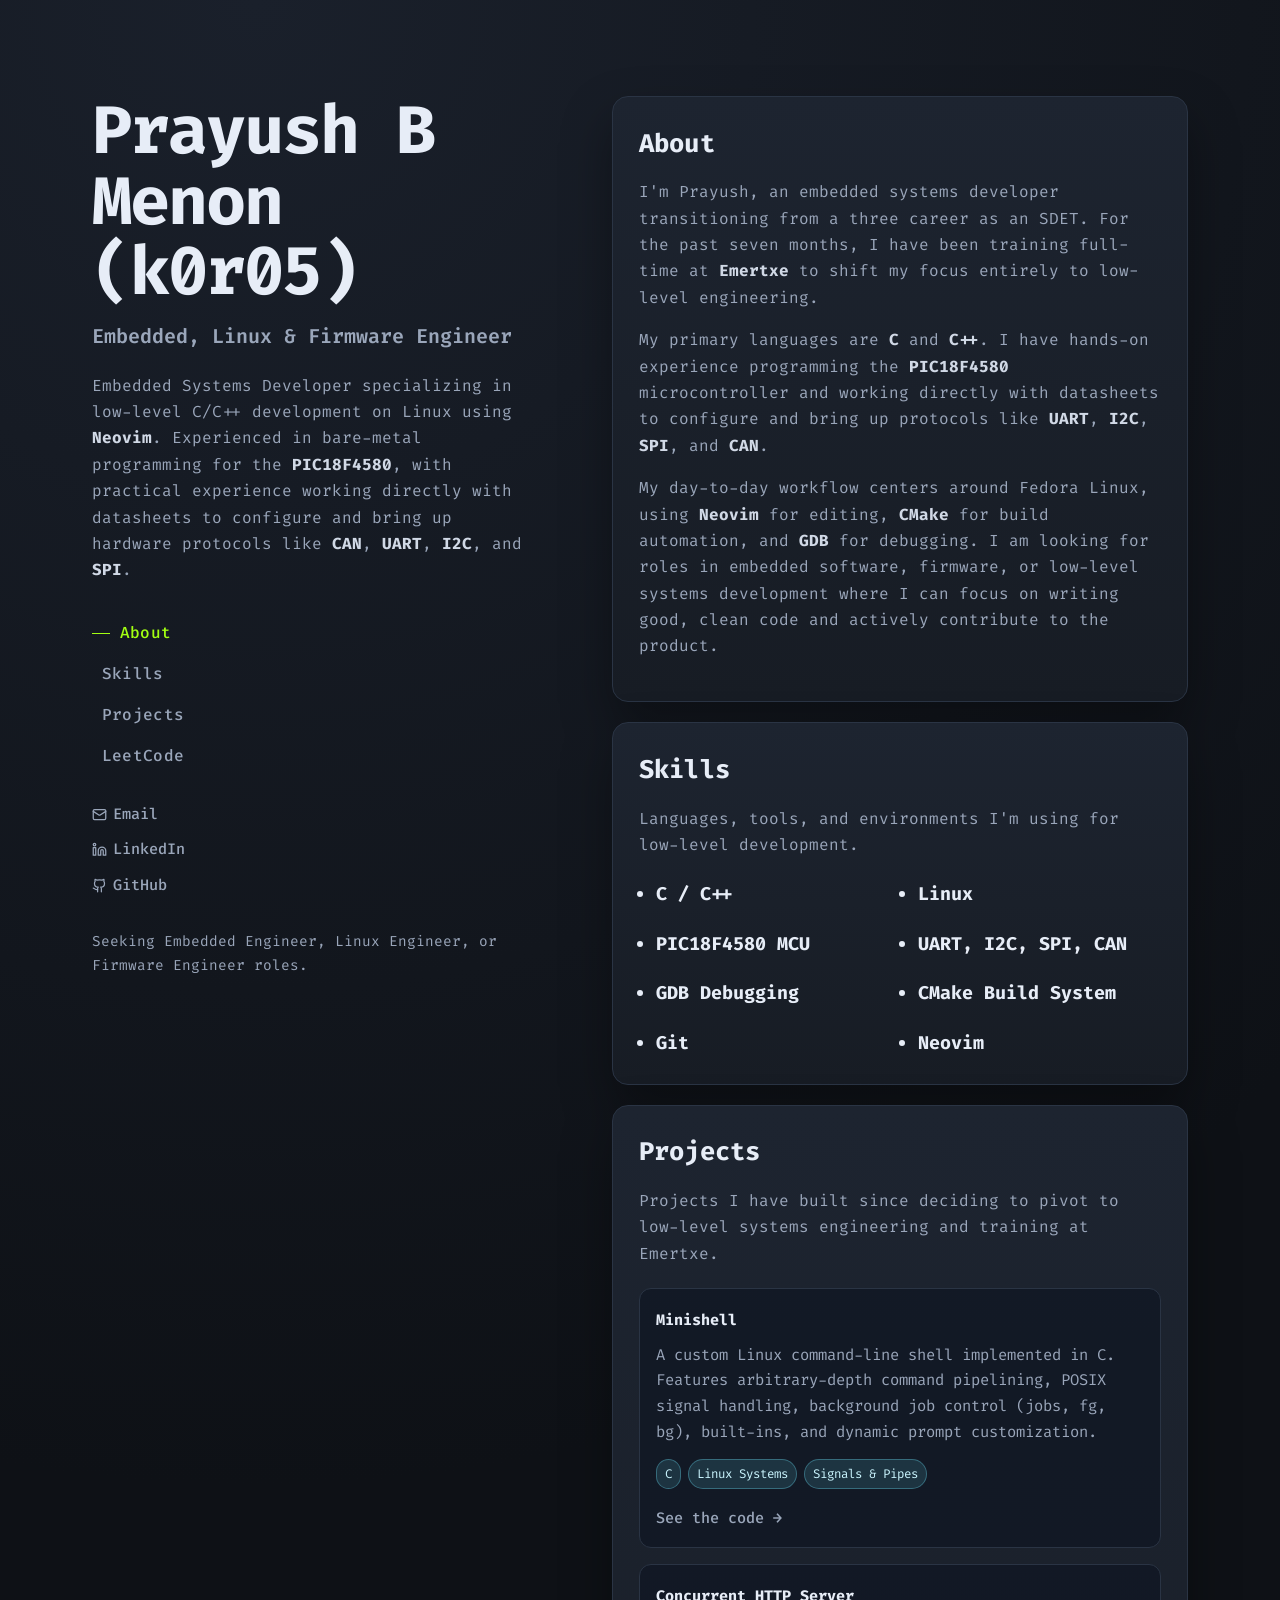
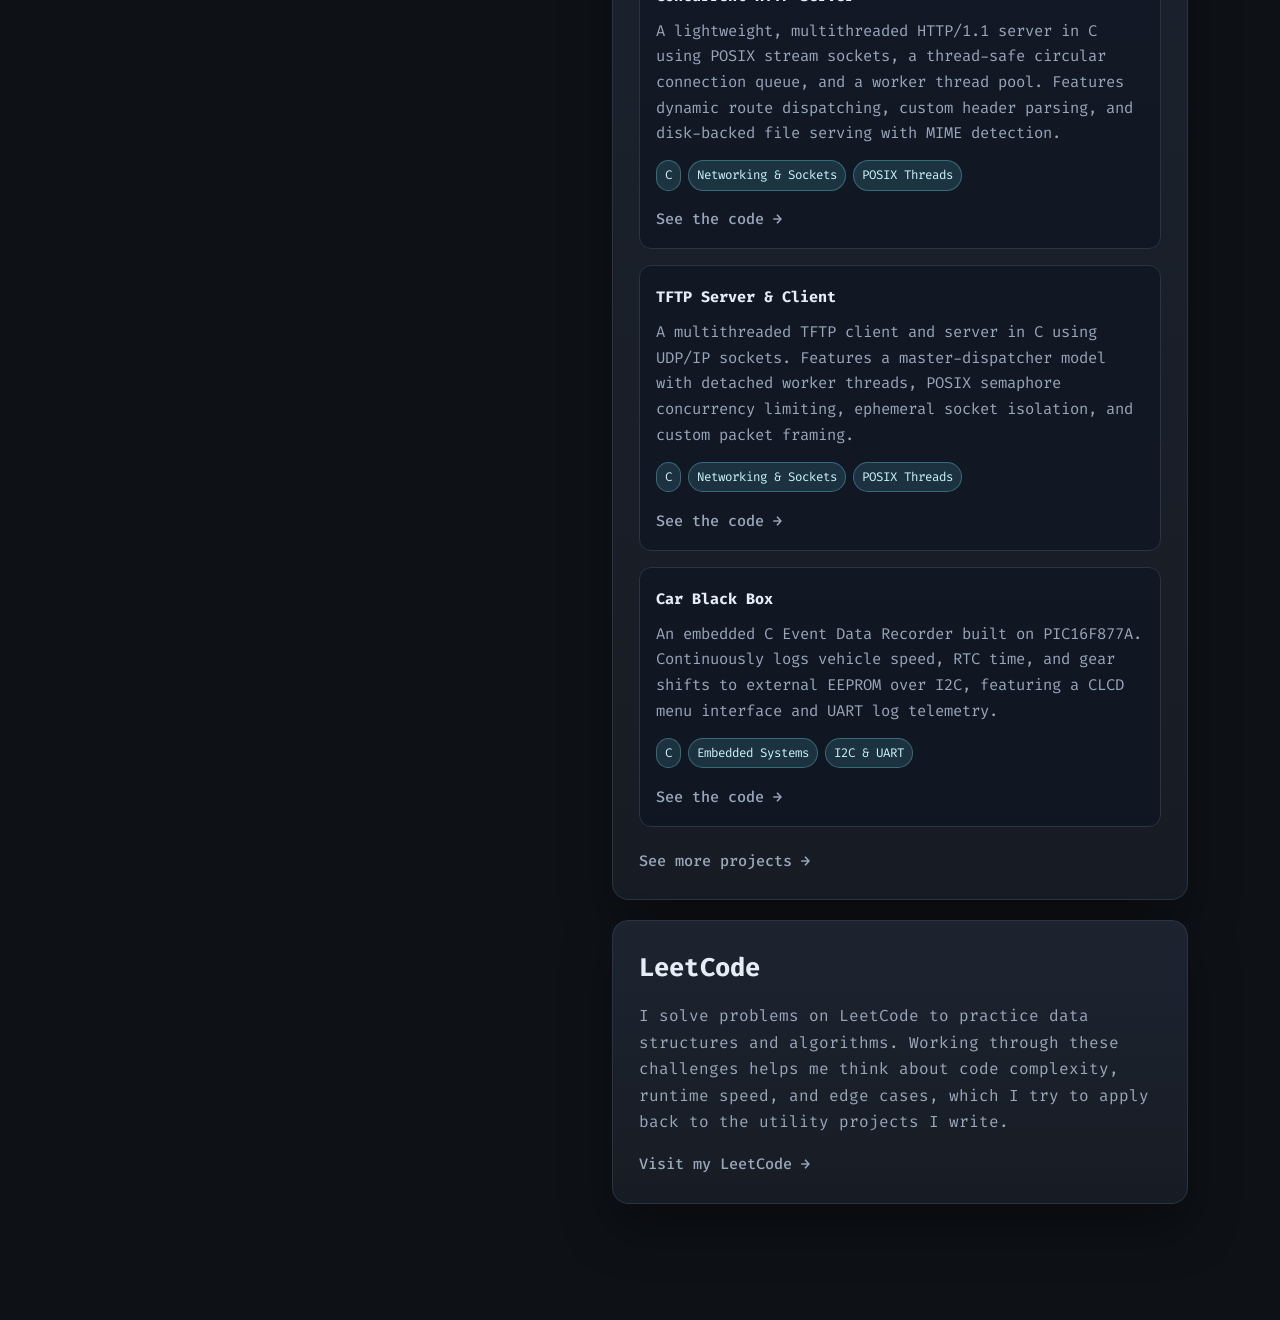
<file: index.html>
<!DOCTYPE html>
<html lang="en">
<head>
  <meta charset="UTF-8" />
  <meta name="viewport" content="width=device-width, initial-scale=1.0"/>
  <title>Prayush B Menon | Embedded, Linux &amp; Firmware Engineer (k0r05)</title>

  <!-- SEO Meta Tags -->
  <meta name="description" content="Portfolio of Prayush B Menon (k0r05). Embedded, Linux, and Firmware Engineer. Former SDET pivoting to low-level C/C++ development, firmware engineering, and systems software." />
  <meta name="keywords" content="Prayush B Menon, Prayush Menon, Prayush, k0r05, embedded engineer, linux engineer, firmware engineer, PIC18F4580, UART, I2C, SPI, CAN, firmware developer, low-level developer, C/C++ programmer, Linux systems programming" />
  <meta name="author" content="Prayush B Menon" />
  <meta name="robots" content="index, follow" />

  <!-- Canonical URL -->
  <link rel="canonical" href="https://k0-r0.github.io/" />

  <!-- Open Graph / Facebook -->
  <meta property="og:type" content="website" />
  <meta property="og:url" content="https://k0-r0.github.io/" />
  <meta property="og:title" content="Prayush B Menon | Embedded, Linux &amp; Firmware Engineer" />
  <meta property="og:description" content="Portfolio of Prayush B Menon (k0r05). Former SDET pivoting to low-level systems, firmware, and embedded development. Explore my projects and C/C++ skills." />
  <meta property="og:image" content="https://k0-r0.github.io/logo-512x512.png" />

  <!-- Twitter -->
  <meta property="twitter:card" content="summary" />
  <meta property="twitter:url" content="https://k0-r0.github.io/" />
  <meta property="twitter:title" content="Prayush B Menon | Embedded, Linux &amp; Firmware Engineer" />
  <meta property="twitter:description" content="Portfolio of Prayush B Menon (k0r05). Former SDET pivoting to low-level systems, firmware, and embedded development. Explore my projects and C/C++ skills." />
  <meta property="twitter:image" content="https://k0-r0.github.io/logo-512x512.png" />

  <!-- Google Site Verification (Replace with your actual token from Google Search Console) -->
<meta name="google-site-verification" content="7T336NV-YK8cbIc5In1IWSxaX42zLTULD3-ixQhWnfs" />
  <!-- JSON-LD Structured Data for Person Schema -->
  <script type="application/ld+json">
  {
    "@context": "https://schema.org",
    "@type": "Person",
    "name": "Prayush B Menon",
    "alternateName": ["Prayush Menon", "Prayush", "k0r05", "k0-R0"],
    "jobTitle": "Embedded Engineer",
    "description": "Embedded, Linux, and Firmware Systems Engineer specializing in C/C++ development, firmware programming, and low-level Linux systems.",
    "url": "https://k0-r0.github.io/",
    "sameAs": [
      "https://www.linkedin.com/in/prayush-b-menon-14a17b220/",
      "https://github.com/k0-R0",
      "https://leetcode.com/k0r05"
    ],
    "knowsAbout": [
      "Embedded Systems",
      "Firmware Engineering",
      "Linux Systems Programming",
      "C Programming Language",
      "C++",
      "GDB Debugging",
      "CMake",
      "Git",
      "Neovim",
      "PIC18F4580",
      "UART",
      "I2C",
      "SPI",
      "CAN"
    ],
    "alumniOf": {
      "@type": "EducationalOrganization",
      "name": "Emertxe Information Technologies"
    }
  }
  </script>

  <!-- Favicon / Brand Icons -->
  <link rel="icon" type="image/svg+xml" href="favicon.svg" />
  <link rel="icon" type="image/png" sizes="48x48" href="favicon-48x48.png" />
  <link rel="apple-touch-icon" sizes="180x180" href="apple-touch-icon.png" />
  <link rel="shortcut icon" type="image/x-icon" href="favicon.ico" />

  <!-- FONT -->
  <link href="https://fonts.googleapis.com/css2?family=Fira+Code:wght@400;500;600;700&display=swap" rel="stylesheet">

  <link rel="stylesheet" href="style.css" />
</head>

<body>
  <a class="skip-link" href="#main-content">Skip to content</a>

  <div class="layout">

    <aside class="left" aria-label="Profile and navigation">

      <h1 class="name">Prayush B Menon (k0r05)</h1>
      <h2 class="role">Embedded, Linux &amp; Firmware Engineer</h2>

      <p class="left-desc">
        Embedded Systems Developer specializing in low-level C/C++ development on Linux using <a href="note.html?md=skills/neovim"><strong>Neovim</strong></a>. Experienced in bare-metal programming for the <span class="highlight">PIC18F4580</span>, with practical experience working directly with datasheets to configure and bring up hardware protocols like <span class="highlight">CAN</span>, <span class="highlight">UART</span>, <span class="highlight">I2C</span>, and <span class="highlight">SPI</span>.
      </p>

      <nav aria-label="Section navigation">
        <ul>
          <li><a class="nav-link" href="#about">About</a></li>
          <li><a class="nav-link" href="#skills">Skills</a></li>
          <li><a class="nav-link" href="#projects">Projects</a></li>
          <li><a class="nav-link" href="#leetcode">LeetCode</a></li>
        </ul>
      </nav>

      <div class="left-contact" aria-label="Contact links">
        <a class="quiet-link contact-item" href="mailto:bmenonprayush@gmail.com" title="Send Email">
          <svg class="icon" xmlns="http://www.w3.org/2000/svg" viewBox="0 0 24 24" fill="none" stroke="currentColor" stroke-width="2" stroke-linecap="round" stroke-linejoin="round" aria-hidden="true"><rect width="20" height="16" x="2" y="4" rx="2"/><path d="m22 7-8.97 5.7a1.94 1.94 0 0 1-2.06 0L2 7"/></svg>
          Email
        </a>
        <a class="quiet-link contact-item" href="https://www.linkedin.com/in/prayush-b-menon-14a17b220/" target="_blank" rel="noopener noreferrer" title="LinkedIn Profile">
          <svg class="icon" xmlns="http://www.w3.org/2000/svg" viewBox="0 0 24 24" fill="none" stroke="currentColor" stroke-width="2" stroke-linecap="round" stroke-linejoin="round" aria-hidden="true"><path d="M16 8a6 6 0 0 1 6 6v7h-4v-7a2 2 0 0 0-2-2 2 2 0 0 0-2 2v7h-4v-7a6 6 0 0 1 6-6z"/><rect width="4" height="12" x="2" y="9"/><circle cx="4" cy="4" r="2"/></svg>
          LinkedIn
        </a>
        <a class="quiet-link contact-item" href="https://github.com/k0-R0" target="_blank" rel="noopener noreferrer" title="GitHub Profile">
          <svg class="icon" xmlns="http://www.w3.org/2000/svg" viewBox="0 0 24 24" fill="none" stroke="currentColor" stroke-width="2" stroke-linecap="round" stroke-linejoin="round" aria-hidden="true"><path d="M15 22v-4a4.8 4.8 0 0 0-1-3.5c3 0 6-2 6-5.5.08-1.25-.27-2.48-1-3.5.28-1.15.28-2.35 0-3.5 0 0-1 0-3 1.5-2.64-.5-5.36-.5-8 0C6 2 5 2 5 2c-.3 1.15-.3 2.35 0 3.5A5.403 5.403 0 0 0 4 9c0 3.5 3 5.5 6 5.5-.39.49-.68 1.05-.85 1.65-.17.6-.22 1.23-.15 1.85v4"/><path d="M9 18c-4.51 2-5-2-7-2"/></svg>
          GitHub
        </a>
      </div>

      <p class="left-meta">Seeking Embedded Engineer, Linux Engineer, or Firmware Engineer roles.</p>

      </aside>

    <main id="main-content" class="right">

      <section id="about">
        <h2>About</h2>
        <p>
          I'm Prayush, an embedded systems developer transitioning from a three career as an SDET. For the past seven months, I have been training full-time at <a href="https://www.emertxe.com/" target="_blank" rel="noopener noreferrer"><strong>Emertxe</strong></a> to shift my focus entirely to low-level engineering.
        </p>

        <p>
          My primary languages are <span class="highlight">C</span> and <span class="highlight">C++</span>. I have hands-on experience programming the <span class="highlight">PIC18F4580</span> microcontroller and working directly with datasheets to configure and bring up protocols like <span class="highlight">UART</span>, <span class="highlight">I2C</span>, <span class="highlight">SPI</span>, and <span class="highlight">CAN</span>.
        </p>

        <p>
          My day-to-day workflow centers around Fedora Linux, using <a href="note.html?md=skills/neovim"><strong>Neovim</strong></a> for editing, <span class="highlight">CMake</span> for build automation, and <span class="highlight">GDB</span> for debugging. I am looking for roles in embedded software, firmware, or low-level systems development where I can focus on writing good, clean code and actively contribute to the product.
        </p>
      </section>

      <section id="skills">
        <h2>Skills</h2>
        <p class="section-intro">
          Languages, tools, and environments I'm using for low-level development.
        </p>
        <ul>
          <li>C / C++</li>
          <li>Linux</li>
          <li>PIC18F4580 MCU</li>
          <li>UART, I2C, SPI, CAN</li>
          <li>GDB Debugging</li>
          <li>CMake Build System</li>
          <li>Git</li>
          <li><a href="note.html?md=skills/neovim"><strong>Neovim</strong></a></li>
        </ul>
      </section>

      <section id="projects">
        <h2>Projects</h2>
        <p class="section-intro">
          Projects I have built since deciding to pivot to low-level systems engineering and training at Emertxe.
        </p>

        <div class="project-grid">
          <article class="project">
            <h3><a class="quiet-link" href="note.html?md=projects/minishell" title="Notes on this project">Minishell</a></h3>
            <p>A custom Linux command-line shell implemented in C. Features arbitrary-depth command pipelining, POSIX signal handling, background job control (jobs, fg, bg), built-ins, and dynamic prompt customization.</p>
            <ul class="tags" aria-label="Minishell technologies">
              <li>C</li>
              <li>Linux Systems</li>
              <li>Signals &amp; Pipes</li>
            </ul>
            <a class="quiet-link" href="https://github.com/k0-R0/Minishell" target="_blank" rel="noopener noreferrer">See the code →</a>
          </article>

          <article class="project">
            <h3><a class="quiet-link" href="note.html?md=projects/http-server" title="Notes on this project">Concurrent HTTP Server</a></h3>
            <p>A lightweight, multithreaded HTTP/1.1 server in C using POSIX stream sockets, a thread-safe circular connection queue, and a worker thread pool. Features dynamic route dispatching, custom header parsing, and disk-backed file serving with MIME detection.</p>
            <ul class="tags" aria-label="Concurrent HTTP Server technologies">
              <li>C</li>
              <li>Networking &amp; Sockets</li>
              <li>POSIX Threads</li>
            </ul>
            <a class="quiet-link" href="https://github.com/k0-R0/HTTP_Server" target="_blank" rel="noopener noreferrer">See the code →</a>
          </article>

          <article class="project">
            <h3><a class="quiet-link" href="note.html?md=projects/tftp" title="Notes on this project">TFTP Server &amp; Client</a></h3>
            <p>A multithreaded TFTP client and server in C using UDP/IP sockets. Features a master-dispatcher model with detached worker threads, POSIX semaphore concurrency limiting, ephemeral socket isolation, and custom packet framing.</p>
            <ul class="tags" aria-label="TFTP Server &amp; Client technologies">
              <li>C</li>
              <li>Networking &amp; Sockets</li>
              <li>POSIX Threads</li>
            </ul>
            <a class="quiet-link" href="https://github.com/k0-R0/TFTP" target="_blank" rel="noopener noreferrer">See the code →</a>
          </article>

          <article class="project">
            <h3><a class="quiet-link" href="note.html?md=projects/car-blackbox" title="Notes on this project">Car Black Box</a></h3>
            <p>An embedded C Event Data Recorder built on PIC16F877A. Continuously logs vehicle speed, RTC time, and gear shifts to external EEPROM over I2C, featuring a CLCD menu interface and UART log telemetry.</p>
            <ul class="tags" aria-label="Car Black Box technologies">
              <li>C</li>
              <li>Embedded Systems</li>
              <li>I2C &amp; UART</li>
            </ul>
            <a class="quiet-link" href="https://github.com/k0-R0/car_blackbox" target="_blank" rel="noopener noreferrer">See the code →</a>
          </article>
        </div>

        <details class="projects-expand">
          <summary class="quiet-link projects-toggle-link">
            <span class="toggle-text-closed">See more projects →</span>
            <span class="toggle-text-open">See fewer projects ←</span>
          </summary>

          <div class="project-grid extra-projects-grid">
            <article class="project">
              <h3>Steganography</h3>
              <p>Hides encrypted messages inside BMP images using Least Significant Bit (LSB) substitution. This focused on bit manipulation and keeping the header intact.</p>
              <ul class="tags" aria-label="Steganography technologies">
                <li>C</li>
                <li>Image Processing</li>
                <li>Bit Manipulation</li>
              </ul>
              <a class="quiet-link" href="https://github.com/k0-R0/Steganography" target="_blank" rel="noopener noreferrer">See the code →</a>
            </article>

            <article class="project">
              <h3><a class="quiet-link" href="note.html?md=projects/lexical-analyzer" title="Notes on this project">Lexical Analyzer</a></h3>
              <p>A stream-based C11 tokenizer for C source files. Categorizes tokens, strips comments and preprocessor directives on the fly, validates bracket parity, and uses binary search for O(log N) keyword and operator resolution.</p>
              <ul class="tags" aria-label="Lexical Analyzer technologies">
                <li>C</li>
                <li>Parsing</li>
                <li>Compiler Design</li>
              </ul>
              <a class="quiet-link" href="https://github.com/k0-R0/Lexical-Analyzer" target="_blank" rel="noopener noreferrer">See the code →</a>
            </article>

            <article class="project">
              <h3><a class="quiet-link" href="note.html?md=projects/car-dashboard" title="Notes on this project">Car Dashboard</a></h3>
              <p>An automotive network simulator built with PIC18 microcontrollers. Simulates a distributed vehicle system sharing speed, RPM, gear, and indicator states over a CAN bus to a central CLCD dashboard ECU.</p>
              <ul class="tags" aria-label="Car Dashboard technologies">
                <li>C</li>
                <li>Embedded Systems</li>
                <li>CAN Protocol</li>
              </ul>
              <a class="quiet-link" href="https://github.com/k0-R0/Car_Dashboard" target="_blank" rel="noopener noreferrer">See the code →</a>
            </article>

            <article class="project">
              <h3>MP3 Tag Editor</h3>
              <p>A utility to read and edit MP3 metadata. I wrote a binary parser to handle ID3v2 tags directly from the file stream.</p>
              <ul class="tags" aria-label="MP3 Tag Editor technologies">
                <li>C</li>
                <li>File I/O</li>
                <li>Binary Parsing</li>
              </ul>
              <a class="quiet-link" href="https://github.com/k0-R0/MP3_TagReader" target="_blank" rel="noopener noreferrer">See the code →</a>
            </article>

            <article class="project">
              <h3><a class="quiet-link" href="note.html?md=projects/source-2-html" title="Notes on this project">Source2HTML</a></h3>
              <p>An event-driven C syntax highlighter that parses source files into styled HTML documents. Uses a finite state machine parser engine to tokenize keywords, preprocessor directives, comments, and literals with CSS classes.</p>
              <ul class="tags" aria-label="Source2HTML technologies">
                <li>C</li>
                <li>Parsing</li>
                <li>FSM</li>
              </ul>
              <a class="quiet-link" href="https://github.com/k0-R0/Source-2-HTML" target="_blank" rel="noopener noreferrer">See the code →</a>
            </article>

            <article class="project">
              <h3><a class="quiet-link" href="note.html?md=projects/apc" title="Notes on this project">APC</a></h3>
              <p>A calculator that bypasses standard 64-bit limits to handle numbers of any length. Built using doubly linked lists and custom arithmetic logic.</p>
              <ul class="tags" aria-label="APC technologies">
                <li>C</li>
                <li>Data Structures</li>
                <li>Algorithms</li>
              </ul>
              <a class="quiet-link" href="https://github.com/k0-R0/APC" target="_blank" rel="noopener noreferrer">See the code →</a>
            </article>

            <article class="project">
              <h3><a class="quiet-link" href="note.html?md=projects/address-book" title="Notes on this project">Address Book</a></h3>
              <p>A command-line contact manager that saves data to CSV files. Implemented dynamic memory allocation for the contact list and basic input validation.</p>
              <ul class="tags" aria-label="Address Book technologies">
                <li>C</li>
                <li>Data Structures</li>
                <li>CLI</li>
              </ul>
              <a class="quiet-link" href="https://github.com/k0-R0/Address-Book" target="_blank" rel="noopener noreferrer">See the code →</a>
            </article>
          </div>
        </details>

      </section>

      <section id="leetcode">
        <h2>LeetCode</h2>
        <p>
          I solve problems on LeetCode to practice data structures and algorithms. Working through these challenges helps me think about code complexity, runtime speed, and edge cases, which I try to apply back to the utility projects I write.
        </p>

        <a class="quiet-link" href="https://leetcode.com/k0r05" target="_blank" rel="noopener noreferrer">
          Visit my LeetCode →
        </a>
      </section>

    </main>

  </div>

  <script src="script.js"></script>
</body>
</html>
</file>
<file: style.css>
:root {
  --bg: #0e1116;
  --surface: #171c24;
  --surface-strong: #1d2430;
  --border: #2a3444;
  --text-primary: #e7edf7;
  --text-secondary: #9aa6ba;
  --accent: #a3ff12;
  --accent-strong: #c0ff4e;
  --focus: #d1ff8a;
  --accent-cool: #66d9ef;
  --shadow: 0 24px 50px rgba(0, 0, 0, 0.35);
}

* {
  box-sizing: border-box;
}

html {
  scroll-behavior: smooth;
  background: var(--bg);
  overscroll-behavior-y: none;
}

body {
  margin: 0;
  font-family: "FiraCode Nerd Font", "Fira Code", monospace;
  background: radial-gradient(circle at 20% 0%, #1a202b 0%, var(--bg) 48%);
  color: var(--text-primary);
  line-height: 1.65;
  min-height: 100vh;
}

.skip-link {
  position: absolute;
  left: 16px;
  top: -100px;
  z-index: 1000;
  padding: 10px 14px;
  border-radius: 8px;
  background: var(--surface-strong);
  color: var(--text-primary);
  text-decoration: none;
}

.skip-link:focus-visible {
  top: 16px;
  outline: 2px solid var(--focus);
  outline-offset: 2px;
}

.layout {
  display: grid;
  grid-template-columns: minmax(260px, 1fr) minmax(0, 1.3fr);
  gap: clamp(2rem, 6vw, 5rem);
  max-width: 1160px;
  margin: 0 auto;
  padding: clamp(2rem, 8vw, 6rem) clamp(1rem, 4vw, 2rem);
}

.left {
  position: sticky;
  top: 2rem;
  height: fit-content;
}

.name {
  margin: 0;
  font-size: clamp(2.2rem, 5.5vw, 4.2rem);
  line-height: 1.05;
  letter-spacing: -0.03em;
}

.role {
  margin: 0.8rem 0 0;
  color: var(--text-secondary);
  font-size: clamp(1rem, 2.3vw, 1.25rem);
  font-weight: 600;
}

.left-desc {
  margin: 1.2rem 0 0;
  max-width: 44ch;
  color: var(--text-secondary);
  font-size: 1rem;
}

.left-meta {
  margin-top: 2rem;
  color: var(--text-secondary);
  font-size: 0.9rem;
}

.left-contact {
  margin-top: 2rem;
  display: flex;
  flex-direction: column;
  gap: 0.65rem;
}

.contact-item {
  display: inline-flex;
  align-items: center;
  gap: 0.5rem;
  width: fit-content;
  font-size: 0.95rem;
}

.contact-item .icon {
  width: 15px;
  height: 15px;
  stroke: currentColor;
}

nav ul {
  list-style: none;
  margin: 2rem 0 0;
  padding: 0;
  display: grid;
  gap: 0.65rem;
}

.nav-link {
  display: inline-flex;
  align-items: center;
  gap: 0.6rem;
  width: fit-content;
  color: var(--text-secondary);
  text-decoration: none;
  font-weight: 500;
  letter-spacing: 0.02em;
  transition: color 0.4s cubic-bezier(0.22, 1, 0.36, 1);
}

.nav-link::before {
  content: "";
  width: 0;
  height: 1px;
  background: var(--accent);
  transition: width 0.35s cubic-bezier(0.4, 0, 0.2, 1);
  transform-origin: left;
}

.nav-link:hover,
.nav-link.is-active {
  color: var(--accent);
}

.nav-link.is-active::before {
  width: 18px;
}

.right {
  min-width: 0;
}

section {
  margin-bottom: 1.25rem;
  padding: clamp(1.2rem, 2vw, 1.8rem);
  border: 1px solid var(--border);
  border-radius: 16px;
  background: linear-gradient(180deg, var(--surface-strong), var(--surface));
  box-shadow: var(--shadow);
  opacity: 0;
  transform: translateY(16px);
  transition: opacity 0.55s ease, transform 0.55s ease, border-color 0.25s ease;
}

section:hover {
  border-color: #3e4e67;
}

section.visible {
  opacity: 1;
  transform: translateY(0);
}

section h2 {
  margin: 0 0 0.9rem;
  font-size: clamp(1.2rem, 2.5vw, 1.6rem);
  letter-spacing: 0.01em;
}

p {
  margin: 0 0 1rem;
  color: var(--text-secondary);
  font-size: clamp(1rem, 1.2vw, 1.05rem);
  max-width: 62ch;
}

ul {
  margin: 0;
  padding-left: 1.1rem;
  color: var(--text-secondary);
}

strong, .highlight, code {
  color: #d1d9e6;
  font-weight: 700;
}

#skills ul {
  display: grid;
  grid-template-columns: repeat(2, 1fr);
  gap: 1.2rem;
  padding-left: 1.1rem;
  list-style-type: disc;
}

#skills li {
  font-weight: 700;
  font-size: 1.15rem;
  color: var(--text-primary);
}

#skills li a {
  color: inherit;
  text-decoration: none;
  transition: color 0.2s ease;
  font-weight: 700;
}

#skills li a:hover {
  color: var(--accent);
}

.section-intro {
  margin-bottom: 1.3rem;
}

.project-grid {
  display: grid;
  gap: 1rem;
}

.project {
  border: 1px solid var(--border);
  border-radius: 12px;
  padding: 1rem;
  background: rgba(12, 19, 33, 0.6);
  transition: transform 0.4s cubic-bezier(0.34, 1.56, 0.64, 1), 
              border-color 0.3s ease, 
              box-shadow 0.3s ease;
}

.project:hover {
  transform: translateY(-4px) scale(1.015);
  border-color: var(--accent);
  box-shadow: 0 12px 30px -10px rgba(163, 255, 18, 0.2);
}

.project h3 {
  margin: 0;
  font-size: 1.1rem;
}

.project p {
  margin-top: 0.55rem;
  margin-bottom: 0.85rem;
  font-size: 0.97rem;
}

.tags {
  list-style: none;
  padding: 0;
  margin: 0 0 0.95rem;
  display: flex;
  flex-wrap: wrap;
  gap: 0.45rem;
}

.tags li {
  padding: 0.25rem 0.5rem;
  border-radius: 999px;
  background: rgba(102, 217, 239, 0.14);
  color: #cbf6ff;
  font-size: 0.78rem;
  border: 1px solid rgba(102, 217, 239, 0.34);
}

/* Expandable Additional Projects via native details */
details.projects-expand {
  display: flex;
  flex-direction: column;
}

details.projects-expand > summary {
  list-style: none;
  cursor: pointer;
  user-select: none;
  margin-top: 1.35rem;
  order: 2;
  width: fit-content;
}

details.projects-expand > summary::-webkit-details-marker,
details.projects-expand > summary::marker {
  display: none;
}

details.projects-expand .extra-projects-grid {
  display: grid;
  gap: 1rem;
  margin-top: 1rem;
  order: 1;
}

details.projects-expand[open] .extra-projects-grid .project {
  animation: projectFadeIn 0.3s cubic-bezier(0.16, 1, 0.3, 1) forwards;
}

details.projects-expand summary .toggle-text-open {
  display: none;
}

details.projects-expand summary .toggle-text-closed {
  display: inline;
}

details.projects-expand[open] summary .toggle-text-open {
  display: inline;
}

details.projects-expand[open] summary .toggle-text-closed {
  display: none;
}

@keyframes projectFadeIn {
  from {
    opacity: 0;
    transform: translateY(8px);
  }
  to {
    opacity: 1;
    transform: translateY(0);
  }
}

a {
  color: var(--accent);
  text-decoration: none;
  font-weight: 600;
}

a:hover {
  color: var(--accent-strong);
}

.left-desc a,
#about p a,
.note-prose a {
  color: #d1d9e6;
  transition: color 0.25s ease;
}

.left-desc a:hover,
#about p a:hover,
.note-prose a:hover {
  color: var(--accent);
}

a strong {
  color: inherit;
}

a.quiet-link,
summary.quiet-link,
button.quiet-link {
  background: none;
  border: none;
  padding: 0;
  margin: 0;
  font-family: inherit;
  font-size: 0.95rem;
  cursor: pointer;
  color: var(--text-secondary);
  font-weight: 500;
  display: inline-flex;
  align-items: center;
  gap: 0.35rem;
  transition: color 0.18s ease, gap 0.2s ease;
}

a.quiet-link:hover,
summary.quiet-link:hover,
button.quiet-link:hover {
  color: var(--accent);
  font-weight: 600;
  gap: 0.55rem;
}

a.quiet-link:focus-visible,
summary.quiet-link:focus-visible,
button.quiet-link:focus-visible {
  outline: 2px solid var(--focus);
  outline-offset: 3px;
  border-radius: 6px;
}

.project h3 a.quiet-link {
  color: var(--text-primary);
  font-weight: 700;
}

.project h3 a.quiet-link:hover {
  color: var(--accent);
}

a:focus-visible,
.nav-link:focus-visible {
  outline: 2px solid var(--focus);
  outline-offset: 3px;
  border-radius: 6px;
}

.note-page {
  max-width: 68rem;
  margin: 0 auto;
  padding: clamp(2rem, 6vw, 4rem) clamp(1rem, 4vw, 2rem) clamp(3rem, 8vw, 5rem);
}

.note-back {
  display: inline-flex;
  align-items: center;
  gap: 0.35rem;
  margin-bottom: 1.75rem;
  font-weight: 600;
  letter-spacing: 0.02em;
}

.note-article {
  padding: clamp(1.2rem, 4vw, 2.8rem);
  border: 1px solid var(--border);
  border-radius: 16px;
  background: linear-gradient(180deg, var(--surface-strong), var(--surface));
  box-shadow: var(--shadow);
}

.note-article h1 {
  margin: 0 0 1rem;
  font-size: clamp(1.650rem, 4vw, 2.25rem);
  letter-spacing: -0.02em;
  color: var(--text-primary);
}

.note-lede {
  margin: 0 0 1.25rem;
  color: var(--text-secondary);
  font-size: 1.1rem;
  max-width: 80ch;
}

.note-article p {
  max-width: 80ch;
  line-height: 1.6;
}

.note-prose h2 {
  margin: 2rem 0 0.85rem;
  font-size: 1.4rem;
  color: var(--text-primary);
  letter-spacing: 0.01em;
  border-bottom: 1px solid var(--border);
  padding-bottom: 0.35rem;
}

.note-prose h3 {
  margin: 1.5rem 0 0.65rem;
  font-size: 1.15rem;
  color: var(--text-primary);
}

.note-article ul {
  max-width: 80ch;
  margin-bottom: 1.25rem;
  line-height: 1.6;
  font-size: 1.1rem;
}

.note-article li {
  margin-bottom: 0.65rem;
}

/* Markdown Code Blocks */
.note-prose pre {
  margin: 1.25rem 0;
  padding: 1.25rem;
  overflow-x: auto;
  border-radius: 12px;
  border: 1px solid var(--border);
  background: rgba(12, 19, 33, 0.95);
  box-shadow: inset 0 2px 10px rgba(0, 0, 0, 0.3);
  position: relative;
}

.note-prose pre::before {
  content: "TERMINAL";
  position: absolute;
  top: 0;
  right: 1.25rem;
  font-size: 0.65rem;
  font-weight: 700;
  color: var(--text-secondary);
  opacity: 0.4;
  letter-spacing: 0.1em;
  transform: translateY(50%);
  pointer-events: none;
}

.copy-button {
  position: absolute;
  top: 0.65rem;
  right: 1.25rem;
  padding: 0.35rem 0.65rem;
  background: var(--surface-strong);
  border: 1px solid var(--border);
  border-radius: 4px;
  color: var(--text-secondary);
  font-size: 0.7rem;
  font-weight: 600;
  cursor: pointer;
  opacity: 0;
  transition: all 0.2s ease;
  z-index: 2;
}

.note-prose pre:hover .copy-button {
  opacity: 1;
}

.copy-button:hover {
  background: var(--surface);
  color: var(--accent);
  border-color: var(--accent);
}

.copy-button.copied {
  color: var(--accent);
  border-color: var(--accent);
  background: rgba(163, 255, 18, 0.1);
}

/* Adjust terminal indicator when button is present */
.note-prose pre:hover::before {
  opacity: 0;
}

.note-prose code {
  font-family: "Fira Code", ui-monospace, monospace;
  font-size: 0.95rem;
  color: #d1d9e6;
}

.note-prose pre code {
  color: var(--text-secondary);
  display: block;
  line-height: 1.6;
  white-space: pre;
}

/* Table consistency */
.note-cheat-table {
  width: 100%;
  max-width: 100%;
  border-collapse: collapse;
  font-size: 1rem;
  margin: 1.5rem 0;
}

.note-cheat-table th,
.note-cheat-table td {
  padding: 0.85rem 1rem;
  text-align: left;
  vertical-align: top;
  border-bottom: 1px solid var(--border);
}

.note-cheat-table td:first-child {
  font-family: "Fira Code", ui-monospace, monospace;
  font-size: 1.15rem;
  color: var(--accent-cool);
  white-space: nowrap;
  font-weight: 700;
  padding-right: 1.5rem;
}

.note-cheat-table td:first-child code {
  color: inherit;
}

.note-cheat-table tbody tr:last-child th,
.note-cheat-table tbody tr:last-child td {
  border-bottom: none;
}

.visually-hidden {
  position: absolute;
  width: 1px;
  height: 1px;
  padding: 0;
  margin: -1px;
  overflow: hidden;
  clip: rect(0, 0, 0, 0);
  white-space: nowrap;
  border: 0;
}

@media (max-width: 980px) {
  .layout {
    grid-template-columns: 1fr;
    gap: 1.5rem;
  }

  .left {
    position: static;
  }

  nav ul {
    grid-template-columns: repeat(2, minmax(0, max-content));
    column-gap: 1.5rem;
  }

  #skills ul {
    columns: 1;
  }
}

@media (max-width: 620px) {
  body {
    background: var(--bg);
  }

  .layout {
    padding-top: 1.5rem;
  }

  section {
    padding: 1rem;
  }

  nav ul {
    grid-template-columns: 1fr;
    gap: 0.5rem;
  }
}

@media (prefers-reduced-motion: reduce) {
  html {
    scroll-behavior: auto;
  }

  *,
  *::before,
  *::after {
    animation: none !important;
    transition: none !important;
  }

  section {
    opacity: 1;
    transform: none;
  }
}
</file>
